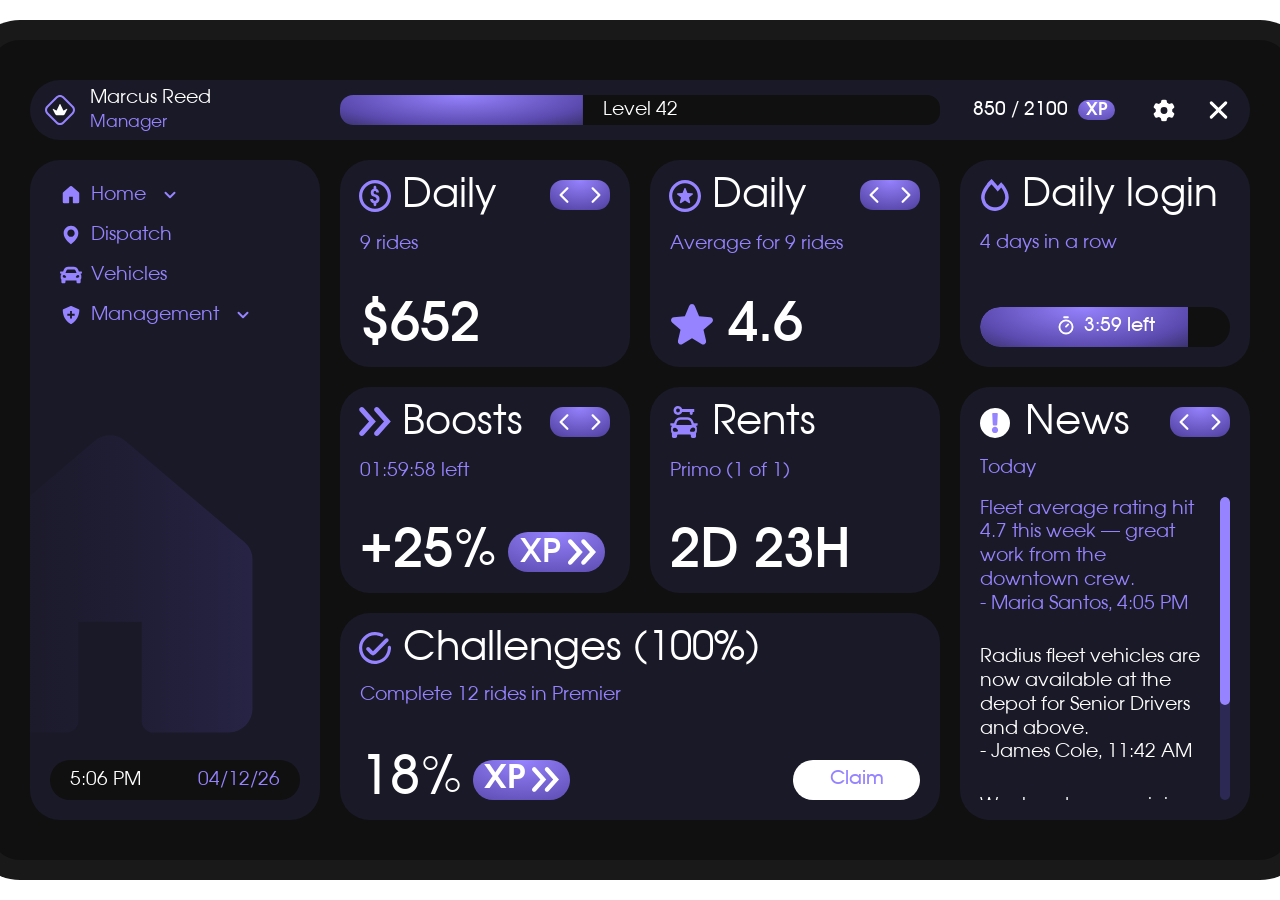
<file: index.html>
<!DOCTYPE html>
<html lang="en">
  <head>
    <meta charset="UTF-8" />
    <link rel="icon" type="image/svg+xml" href="/src/favicon.svg" />
    <meta name="viewport" content="width=device-width, initial-scale=1.0" />
    <title>Mosoto Taxi Job</title>
    <script type="module" crossorigin src="./assets/browserPreviewMode-xDjlmL1i.js"></script>
    <script type="module" crossorigin src="./assets/heroui-BnVSCtMx.js"></script>
    <script type="module" crossorigin src="./assets/react-vendor-Wy4yNGkq.js"></script>
    <script type="module" crossorigin src="./assets/react-icons-B0icOjft.js"></script>
    <script type="module" crossorigin src="./assets/motion-DtIc95KP.js"></script>
    <script type="module" crossorigin src="./assets/dnd-kit-Bh7pgc5P.js"></script>
    <script type="module" crossorigin src="./assets/leaflet-DrnFszFJ.js"></script>
    <script type="module" crossorigin src="./assets/main-CtfQTeuZ.js"></script>
    <link rel="stylesheet" crossorigin href="./assets/main-lMVyAC37.css">
    <link rel="stylesheet" crossorigin href="./assets/leaflet-C3YX7OBR.css">
  </head>
  <body>
    <div id="root"></div>
  </body>
</html>
</file>
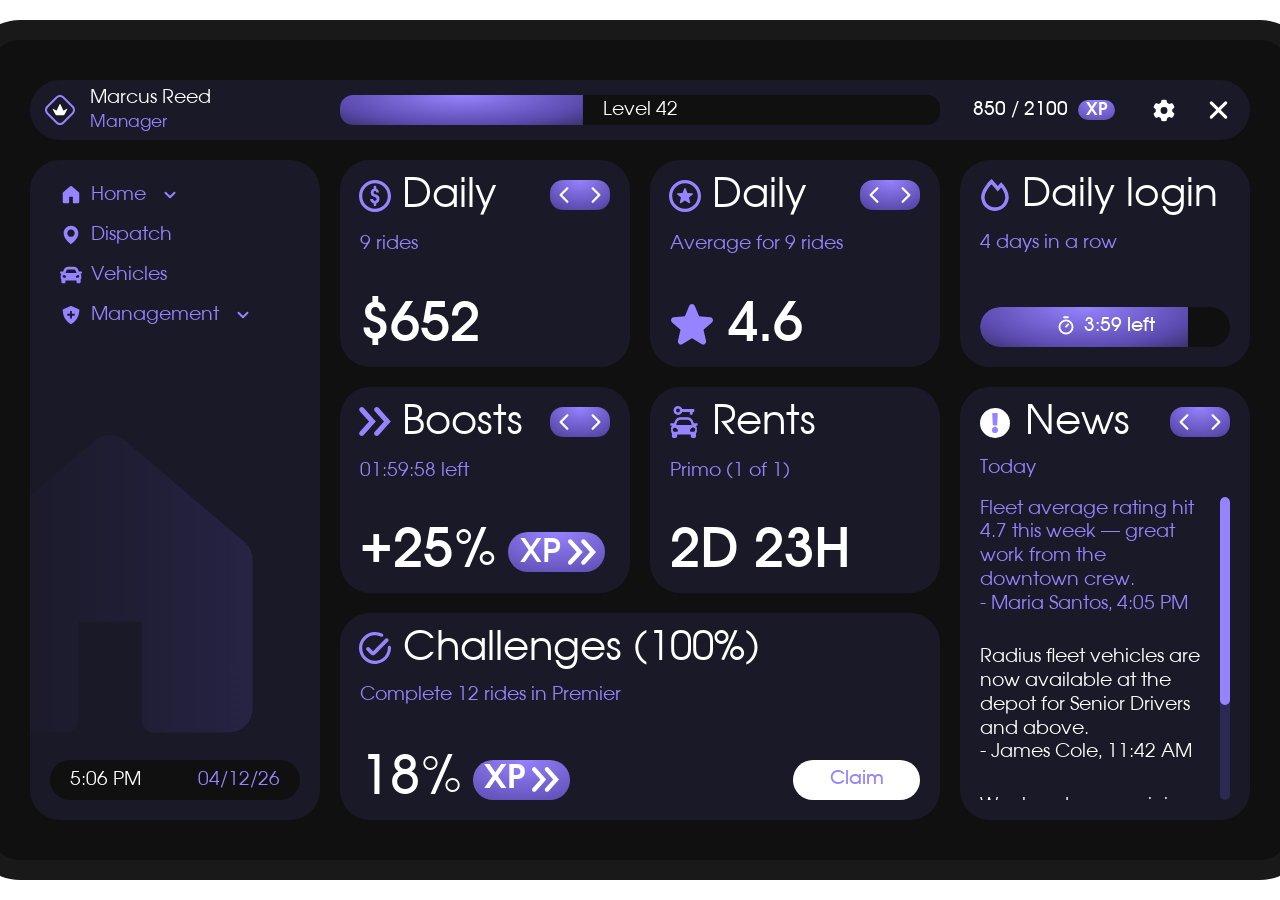
<file: tablet.html>
<!DOCTYPE html>
<html lang="en">
  <head>
    <meta charset="UTF-8" />
    <link rel="icon" type="image/svg+xml" href="/src/favicon.svg" />
    <meta name="viewport" content="width=device-width, initial-scale=1.0" />
    <title>Mosoto Taxi — Tablet Preview</title>
    <script type="module" crossorigin src="./assets/browserPreviewMode-xDjlmL1i.js"></script>
    <script type="module" crossorigin src="./assets/heroui-BnVSCtMx.js"></script>
    <script type="module" crossorigin src="./assets/react-vendor-Wy4yNGkq.js"></script>
    <script type="module" crossorigin src="./assets/react-icons-B0icOjft.js"></script>
    <script type="module" crossorigin src="./assets/motion-DtIc95KP.js"></script>
    <script type="module" crossorigin src="./assets/dnd-kit-Bh7pgc5P.js"></script>
    <script type="module" crossorigin src="./assets/leaflet-DrnFszFJ.js"></script>
    <script type="module" crossorigin src="./assets/main-CtfQTeuZ.js"></script>
    <link rel="stylesheet" crossorigin href="./assets/leaflet-C3YX7OBR.css">
    <link rel="stylesheet" crossorigin href="./assets/main-lMVyAC37.css">
  </head>
  <body>
    <div id="root"></div>
  </body>
</html>
</file>
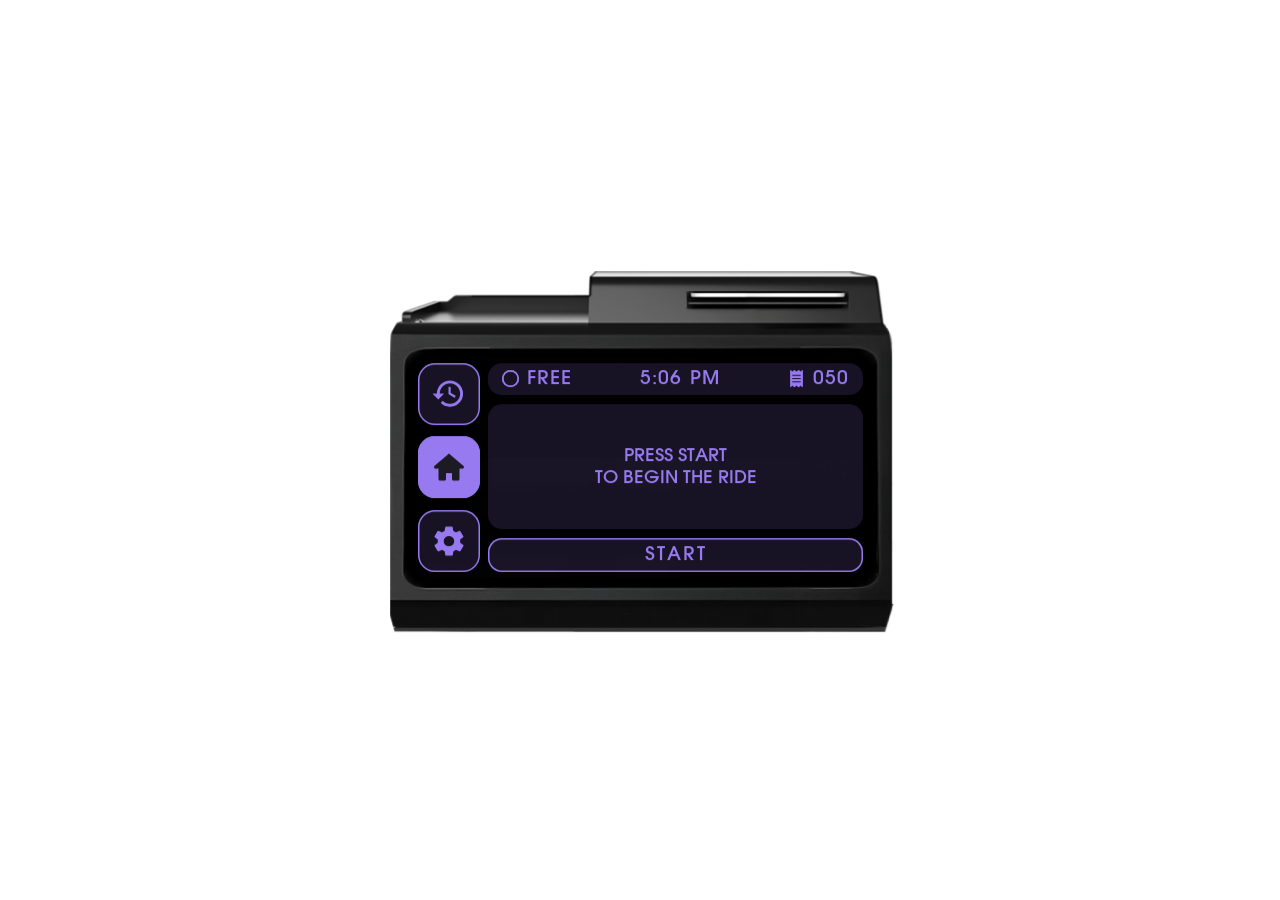
<file: taximeter.html>
<!doctype html>
<html lang="en">
  <head>
    <meta charset="UTF-8" />
    <link rel="icon" type="image/svg+xml" href="/src/favicon.svg" />
    <meta name="viewport" content="width=device-width, initial-scale=1.0" />
    <title>Mosoto Taxi — Taximeter Preview</title>
    <script type="module" crossorigin src="./assets/browserPreviewMode-xDjlmL1i.js"></script>
    <script type="module" crossorigin src="./assets/heroui-BnVSCtMx.js"></script>
    <script type="module" crossorigin src="./assets/react-vendor-Wy4yNGkq.js"></script>
    <script type="module" crossorigin src="./assets/react-icons-B0icOjft.js"></script>
    <script type="module" crossorigin src="./assets/motion-DtIc95KP.js"></script>
    <script type="module" crossorigin src="./assets/dnd-kit-Bh7pgc5P.js"></script>
    <script type="module" crossorigin src="./assets/leaflet-DrnFszFJ.js"></script>
    <script type="module" crossorigin src="./assets/main-CtfQTeuZ.js"></script>
    <link rel="stylesheet" crossorigin href="./assets/main-lMVyAC37.css">
    <link rel="stylesheet" crossorigin href="./assets/leaflet-C3YX7OBR.css">
  </head>
  <body>
    <div id="root"></div>
  </body>
</html>
</file>
